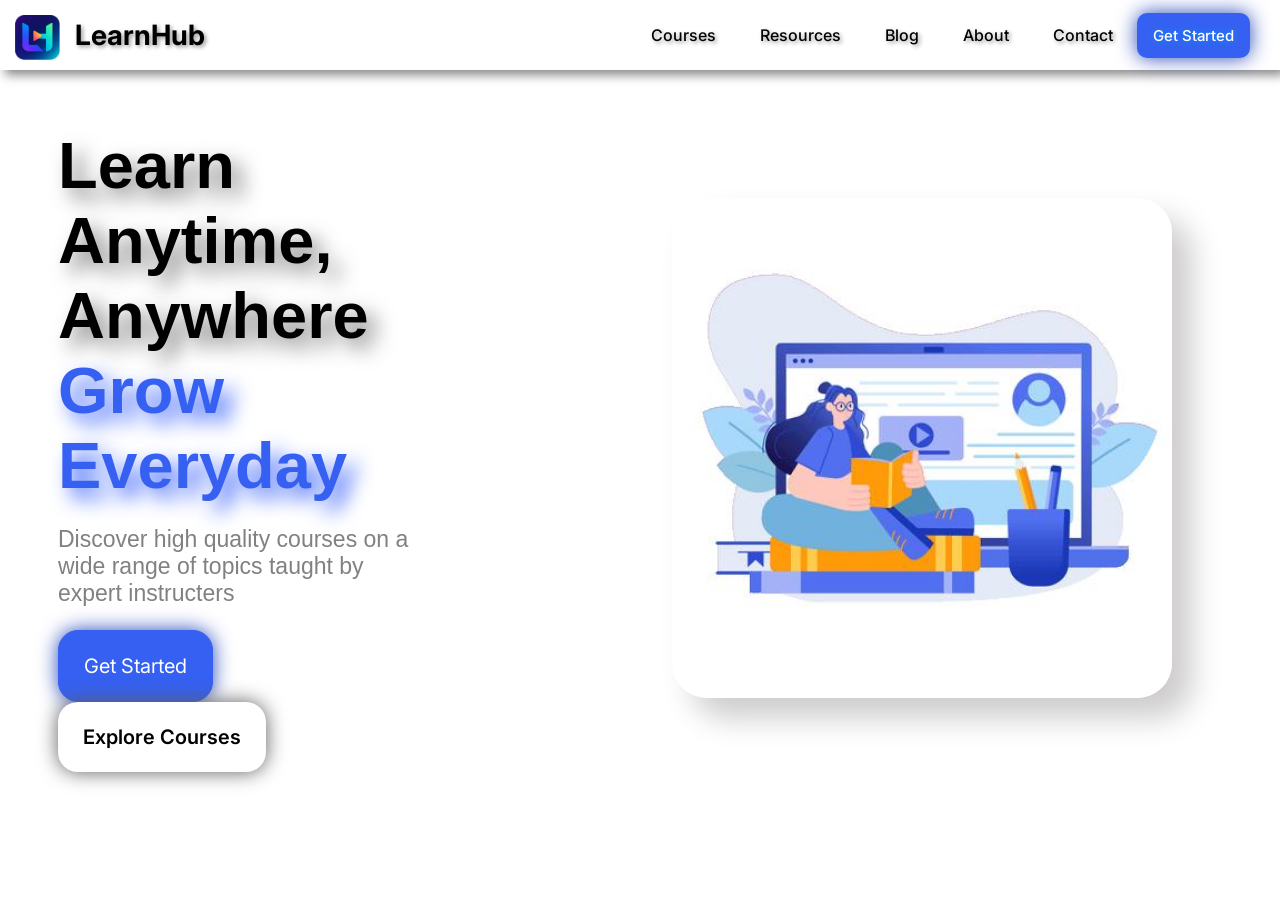
<file: mainpage/index.html>
<!DOCTYPE html>
<html lang="en">
<head>
    <meta charset="UTF-8">
    <meta name="viewport" content="width=device-width, initial-scale=1.0">
    <title>LearnHub</title>
    <link rel="stylesheet" href="style.css">
    <link rel="preconnect" href="https://fonts.googleapis.com">
    <link rel="preconnect" href="https://fonts.gstatic.com" crossorigin>
    <link href="https://fonts.googleapis.com/css2?family=Inter:ital,opsz,wght@0,14..32,100..900;1,14..32,100..900&display=swap" rel="stylesheet">
    <link rel="stylesheet" href="https://cdnjs.cloudflare.com/ajax/libs/font-awesome/6.4.0/css/all.min.css"/>
</head>
<body>
    <header>
        <div id="main_icon">
            <div id="main_icon_image">
            <img src="home_page_icon.jpg" alt="icon">
            </div>
            <div id="main_icon_heading">
            <a href="index.html">LearnHub</a>
            </div>
        </div>
        <div id="rem_header">
            <a href="../coursepage/coursepage.html">Courses</a>
            <a href="../resourcepage/resource_page.html">Resources</a>
            <a href="../blogpage/blogpage.html">Blog</a>
            <a href="../aboutpage/about_page.html">About</a>
            <a href="../contactpage/contact_page.html">Contact</a>
            <span id="get_started_btn">
                <a href="../loginpage/login_page.html" >Get Started</a>
            </span>
        </div>
    </header>
    <main>
        <div id="home_page_info">
            <span id="home_page_content">
                <p id="first_line">Learn Anytime, Anywhere</p>
                <p id="second_line">Grow Everyday</p>
                <p id="third_line">Discover high quality courses on a wide range of topics taught by expert instructers</p>
                <span id="home_page_btns">
                <button id="get_started_btn_content"> Get Started</button>
                <button id="explore_courses_btn">Explore Courses</button>
                </span>
            </span>
        </div>
        <div id="home_page_image">
            <img src="homepageimage.jpg" alt="homepageimagehere">
        </div>
    </main>
</body>
</html>
</file>
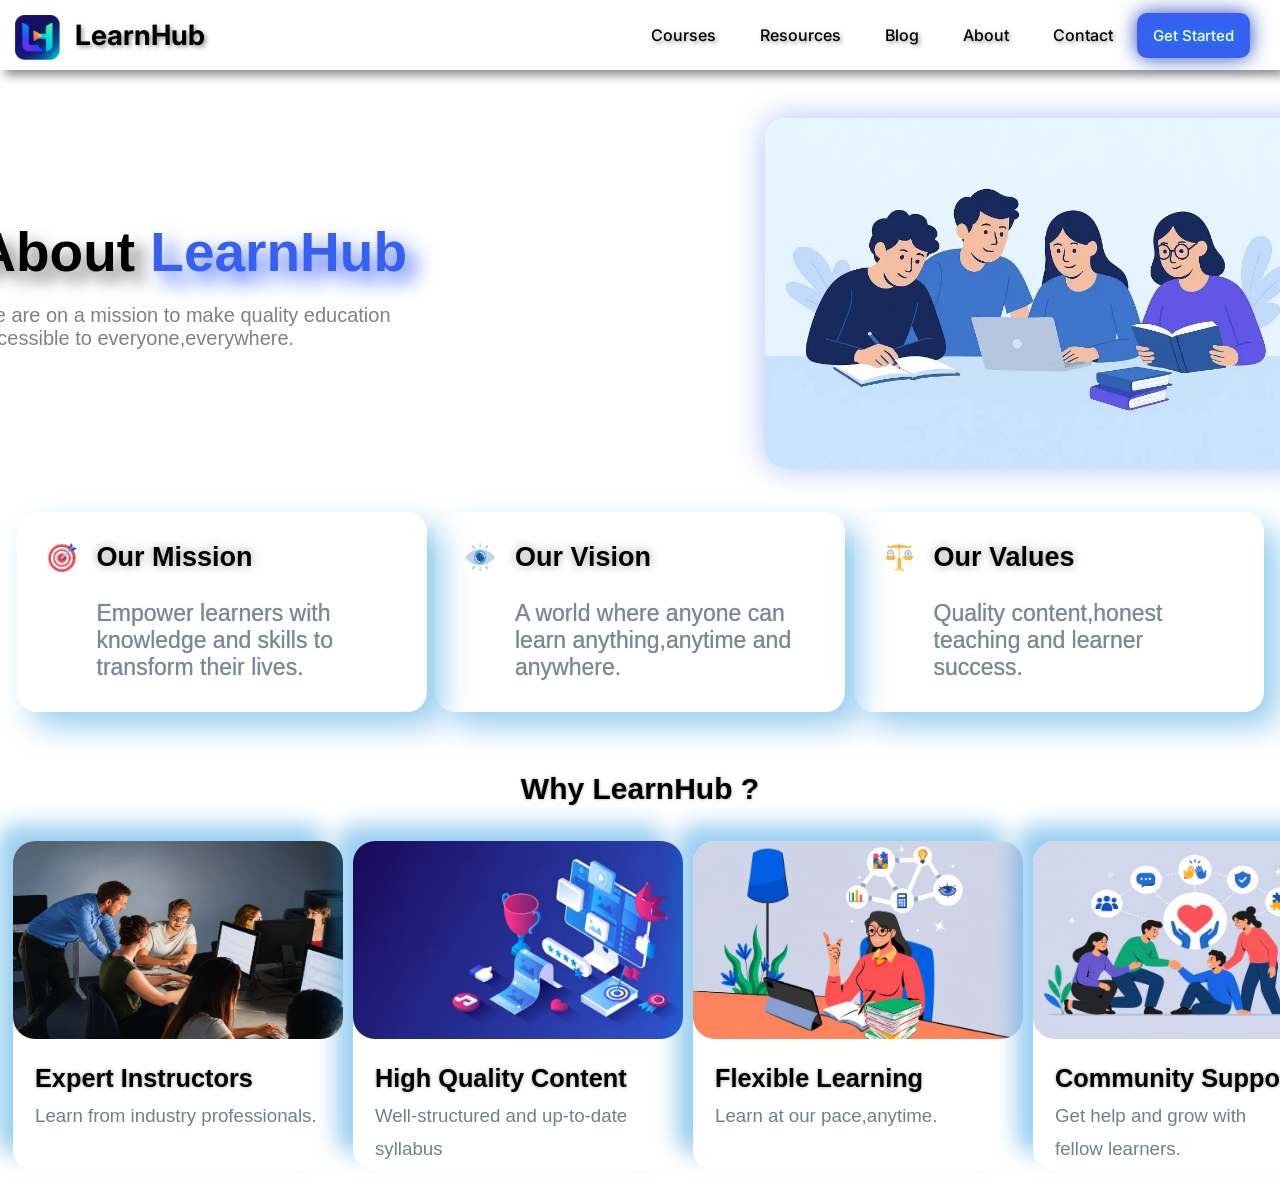
<file: aboutpage/about_page.html>
<!DOCTYPE html>
<html lang="en">
<head>
    <meta charset="UTF-8">
    <meta name="viewport" content="width=device-width, initial-scale=1.0">
    <title>LearnHub</title>
    <link rel="stylesheet" href="style5.css">
    <link rel="preconnect" href="https://fonts.googleapis.com">
    <link rel="preconnect" href="https://fonts.gstatic.com" crossorigin>
    <link href="https://fonts.googleapis.com/css2?family=Inter:ital,opsz,wght@0,14..32,100..900;1,14..32,100..900&display=swap" rel="stylesheet">
    <link rel="stylesheet" href="https://cdnjs.cloudflare.com/ajax/libs/font-awesome/6.4.0/css/all.min.css"/>
</head>
<body>
    <header>
        <div id="main_icon">
            <div id="main_icon_image">
            <img src="../mainpage/home_page_icon.jpg" alt="icon">
            </div>
            <div id="main_icon_heading">
            <a href="../mainpage/index.html">LearnHub</a>
            </div>
        </div>
        <div id="rem_header">
            <a href="../coursepage/coursepage.html">Courses</a>
            <a href="../resourcepage/resource_page.html">Resources</a>
            <a href="../blogpage/blogpage.html">Blog</a>
            <a href="../aboutpage/about_page.html">About</a>
            <a href="../contactpage/contact_page.html">Contact</a>
            <span id="get_started_btn">
                <a href="../loginpage/login_page.html" >Get Started</a>
            </span>
        </div>
    </header>
    <main>

        <div id="first_content">
            <div id="main_content">
                <span id="main_content_1">
                    <p id="first_line">About <span id="second_line"> LearnHub</span></p>
                </span>
                <div id="main_content_2">
                    <p id="third_line">We are on a mission to make quality education accessible to everyone,everywhere.</p>
                </div>
            </div>
            <div id="about_page_img">
                <img src="about_page_image.jpg" alt="about_page_image">
            </div>
        </div>


        <div id="three_cards">
            <div class="upper_cards">
                <div class="icon">
                    <img src="mission_icon.png" alt="mission_icon">
                </div>
                <div class="heading_and_lines">
                    <p class="heading">Our Mission</p>
                    <p class="lines">Empower learners with knowledge and skills to transform their lives.</p>
                </div>
            </div>
            <div class="upper_cards">
                <div class="icon">
                    <img src="vision_icon.png" alt="vision_icon">
                </div>
                <div class="heading_and_lines">
                    <p class="heading">Our Vision</p>
                    <p class="lines">A world where anyone can learn anything,anytime and anywhere.</p>
                </div>
            </div>
            <div class="upper_cards">
                <div class="icon">
                    <img src="values_icon.png" alt="values_icon">
                </div>
                <div class="heading_and_lines">
                    <p class="heading">Our Values</p>
                    <p class="lines">Quality content,honest teaching and learner success.</p>
                </div>
            </div>
        </div>
        <div id="about_page_question">
            <p>Why LearnHub ?</p>
        </div>
        <div id="four_cards">
            <div class="cards">
                <img src="Expert_instructors_image.png" alt="Expert_instructors_image">
                <p class="first_line">Expert Instructors</p>
                <p class="second_line">Learn from industry professionals. </p>
            </div>

            <div class="cards">
                <img src="high_quality_content.png" alt="high_quality_content">
                <p class="first_line">High Quality Content</p>
                <p class="second_line">Well-structured and up-to-date</p>
                <p class="second_line">syllabus</p>
            </div>

            <div class="cards">
                <img src="flexible_learning_image.png" alt="flexible_learning_image">
                <p class="first_line">Flexible Learning</p>
                <p class="second_line">Learn at our pace,anytime. </p>
            </div>

            <div class="cards">
                <img src="community_support.png" alt="community_support">
                <p class="first_line">Community Support</p>
                <p class="second_line">Get help and grow with</p>
                <p class="second_line">fellow learners.</p>
            </div>

        </div>
    </main>
</body>
</html>
</file>
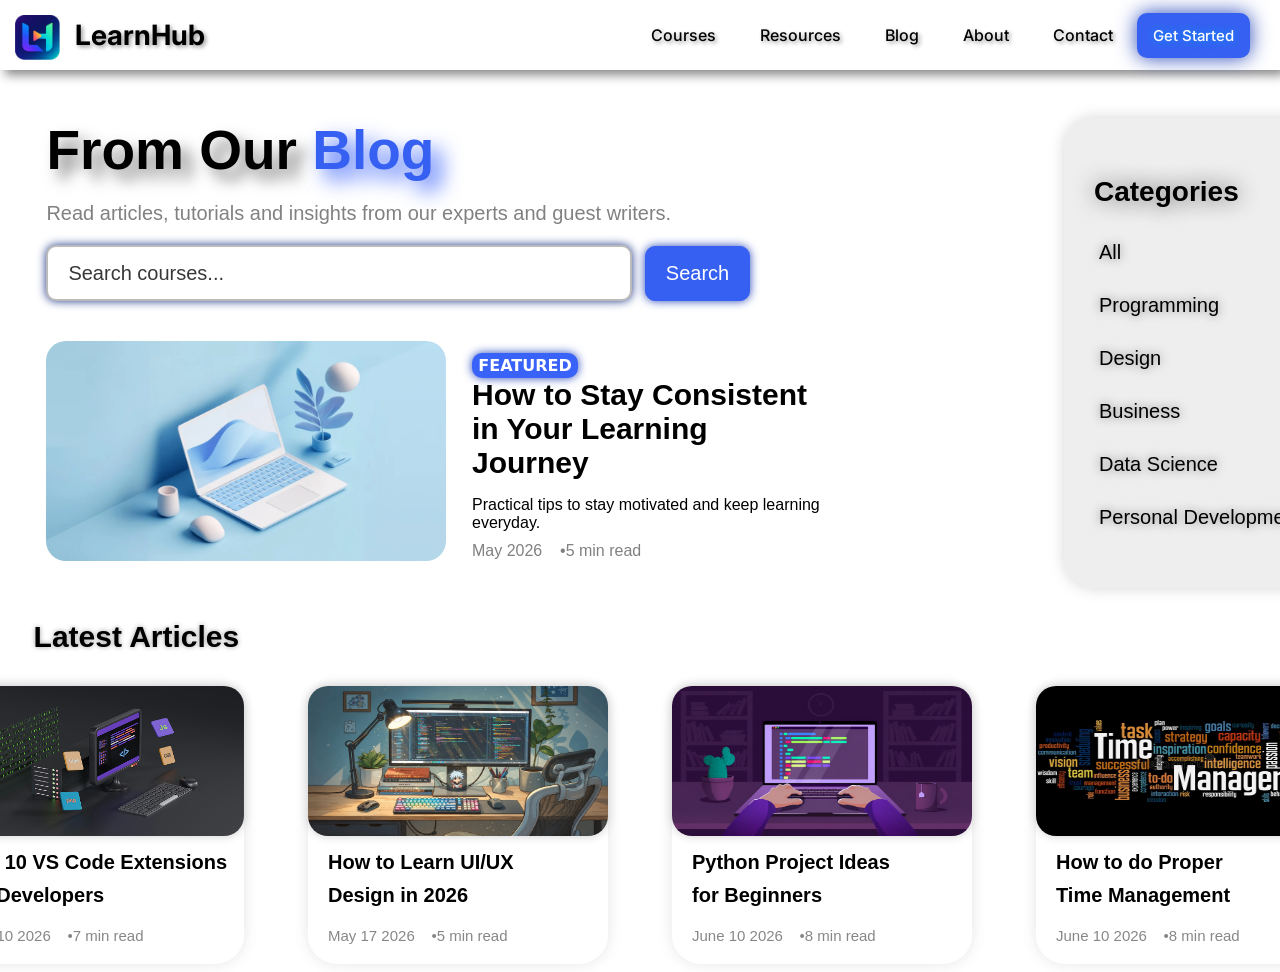
<file: blogpage/blogpage.html>
<!DOCTYPE html>
<html lang="en">
<head>
    <meta charset="UTF-8">
    <meta name="viewport" content="width=device-width, initial-scale=1.0">
    <title>LearnHub</title>
    <link rel="stylesheet" href="style4.css">
    <link rel="preconnect" href="https://fonts.googleapis.com">
    <link rel="preconnect" href="https://fonts.gstatic.com" crossorigin>
    <link href="https://fonts.googleapis.com/css2?family=Inter:ital,opsz,wght@0,14..32,100..900;1,14..32,100..900&display=swap" rel="stylesheet">
    <link rel="stylesheet" href="https://cdnjs.cloudflare.com/ajax/libs/font-awesome/6.4.0/css/all.min.css"/>
</head>
<body>
    <header>
        <div id="main_icon">
            <div id="main_icon_image">
            <img src="../mainpage/home_page_icon.jpg" alt="icon">
            </div>
            <div id="main_icon_heading">
            <a href="../mainpage/index.html">LearnHub</a>
            </div>
        </div>
        <div id="rem_header">
            <a href="../coursepage/coursepage.html">Courses</a>
            <a href="../resourcepage/resource_page.html">Resources</a>
            <a href="../blogpage/blogpage.html">Blog</a>
            <a href="../aboutpage/about_page.html">About</a>
            <a href="../contactpage/contact_page.html">Contact</a>
            <span id="get_started_btn">
                <a href="../loginpage/login_page.html" >Get Started</a>
            </span>
        </div>
    </header>
    <main>
        <div id="contents_start">
            <div id="left_contents">
                <div id="first_content">
                    <div id="main_content">
                        <span id="main_content_1">
                            <p id="first_line">From Our <span id="second_line">Blog</span></p>
                        </span>
                        <span id="main_content_2">
                            <p id="third_line">Read articles, tutorials and insights from our experts and guest writers.</p>
                            <input type="text" name="searched_course" placeholder="Search courses...">
                            <button>Search</button>
                        </span>
                    </div>
                </div>
                <div id="second_third_contents_div">
                    <div id="second_third_contents">
                    <div id="second_content">
                        <img src="laptop_image.jpg" alt="laptop_image">
                    </div>
                    <div id="third_content">
                        <p id="featured">FEATURED</p>
                        <p id="first_words">How to Stay Consistent in Your Learning Journey</p>
                        <P id="second_words">Practical tips to stay motivated and keep learning everyday.</P>
                        <p id="dates">May 2026 &nbsp;&nbsp; &bull;5 min read</p>
                    </div>
                </div>
                </div>
                
            </div>
            <div id="right_contents">
                <p id="heading">Categories</p>
                <p class="all_categories">All</p>
                <p class="all_categories">Programming</p>
                <p class="all_categories">Design</p>
                <p class="all_categories">Business</p>
                <p class="all_categories">Data Science</p>
                <p class="all_categories" id="personal_dev">Personal Development</p>
            </div>
        </div>
        <div id="four_cards_heading">
            <p>Latest Articles</p>
        </div>
        <div id="four_cards">
            <div id="code_ex">
                <img src="vs_code_extensions_image.jpg" alt="vs_code_extensions_image">
                <p>Top 10 VS Code Extensions</p>
                <p>for Developers</p>
                <p id="dates">May 10 2026 &nbsp;&nbsp; &bull;7 min read</p>
            </div>
            <div id="learn_ui_ux">
                <img src="learn_ui_ux_image.png" alt="learn_ui_ux_image">
                <p>How to Learn UI/UX</p>
                <p>Design in 2026</p>
                <p id="dates">May 17 2026 &nbsp;&nbsp; &bull;5 min read</p>
            </div>
            <div id="python_project_ideas">
                <img src="Python_project_images.png" alt="Python_project_images">
                <p>Python Project Ideas</p>
                <p>for Beginners</p>
                <p id="dates">June 10 2026 &nbsp;&nbsp; &bull;8 min read</p>
            </div>
            <div id="time_management">
                <img src="time_manage_image.png" alt="time_manage_image">
                <p>How to do Proper</p>
                <p>Time Management</p>
                <p id="dates">June 10 2026 &nbsp;&nbsp; &bull;8 min read</p>
            </div>
        </div>
    </main>
</body>
</html>
</file>
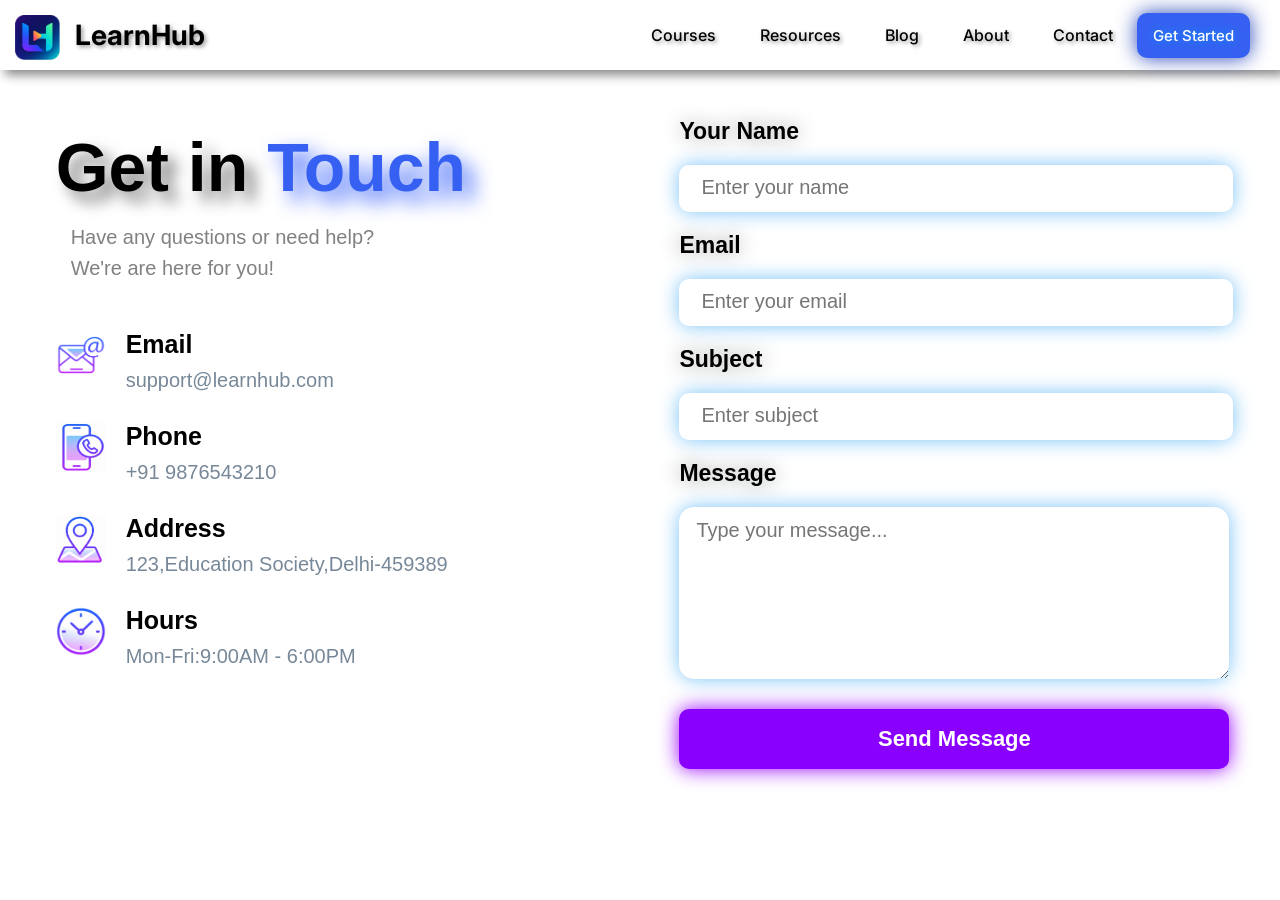
<file: contactpage/contact_page.html>
<!DOCTYPE html>
<html lang="en">
<head>
    <meta charset="UTF-8">
    <meta name="viewport" content="width=device-width, initial-scale=1.0">
    <title>LearnHub</title>
    <link rel="stylesheet" href="style6.css">
    <link rel="preconnect" href="https://fonts.googleapis.com">
    <link rel="preconnect" href="https://fonts.gstatic.com" crossorigin>
    <link href="https://fonts.googleapis.com/css2?family=Inter:ital,opsz,wght@0,14..32,100..900;1,14..32,100..900&display=swap" rel="stylesheet">
    <link rel="stylesheet" href="https://cdnjs.cloudflare.com/ajax/libs/font-awesome/6.4.0/css/all.min.css"/>
</head>
<body>
    <header>
        <div id="main_icon">
            <div id="main_icon">
            <div id="main_icon_image">
                <img src="../mainpage/home_page_icon.jpg" alt="icon">
            </div>
            <div id="main_icon_heading">
                <a href="../mainpage/index.html">LearnHub</a>
            </div>
        </div>
        </div>
        <div id="rem_header">
            <a href="../coursepage/coursepage.html">Courses</a>
            <a href="../resourcepage/resource_page.html">Resources</a>
            <a href="../blogpage/blogpage.html">Blog</a>
            <a href="../aboutpage/about_page.html">About</a>
            <a href="../contactpage/contact_page.html">Contact</a>
            <span id="get_started_btn">
                <a href="../loginpage/login_page.html" >Get Started</a>
            </span>
        </div>
    </header>
    <main>
        <div id="contact_home_page_contents">

            <div id="left_contents">

                <div id="left_contents_first_division">
                    <div id="first_content">
                        <div id="main_content">
                            <span id="main_content_1">
                                <p id="first_line">Get in<span id="second_line"> Touch</span></p>
                            </span>
                        </div>
                        <div id="main_content_2">
                            <p id="third_line">Have any questions or need help?</p>
                            <p id="fourth_line">We're are here for you!</p>
                        </div>
                    </div>
                </div>

                <div id="left_contents_second_division">

                    <div class="division">
                        <div class="icon">
                            <img src="email_icon_image.png" alt="email_icon_image">
                        </div>
                        <div class="words">
                            <div class="heading_word">Email</div>
                            <div>support@learnhub.com</div>
                        </div>
                    </div>

                    <div class="division">
                        <div class="icon">
                            <img src="phone_icon_image.png" alt="phone_icon_image">
                        </div>
                        <div class="words">
                            <div class="heading_word">Phone</div>
                            <div>+91 9876543210</div>
                        </div>
                    </div>

                    <div class="division">
                        <div class="icon">
                            <img src="address_icon_image.png" alt="address_icon_image">
                        </div>
                        <div class="words">
                            <div class="heading_word">Address</div>
                            <div>123,Education Society,Delhi-459389</div>
                        </div>
                    </div>

                    <div class="division">
                        <div class="icon">
                            <img src="clock_icon_image.png" alt="clock_icon_image">
                        </div>
                        <div class="words">
                            <div class="heading_word">Hours</div>
                            <div>Mon-Fri:9:00AM - 6:00PM</div>
                        </div>
                    </div>
                </div>
            </div>

            <div id="right_contents">
                <form name="contact_form" action="#" id="contact_form" >
                    <label for="your_name">Your Name</label>
                    <input type="text" name="t1" id="your_name"placeholder="Enter your name">
                    <label for="email">Email</label>
                    <input type="text" name="t1" id="email"placeholder="Enter your email">
                    <label for="subject">Subject</label>
                    <input type="text" name="t1" id="subject"placeholder="Enter subject">
                    <label for="message">Message</label>
                    <textarea name="message" placeholder="Type your message..." id="message" rows="7" columns="10"></textarea>
                    <button href="#">Send Message</button>
                </form>
            </div>
        </div>
        
    </main>
</body>
</html>
</file>
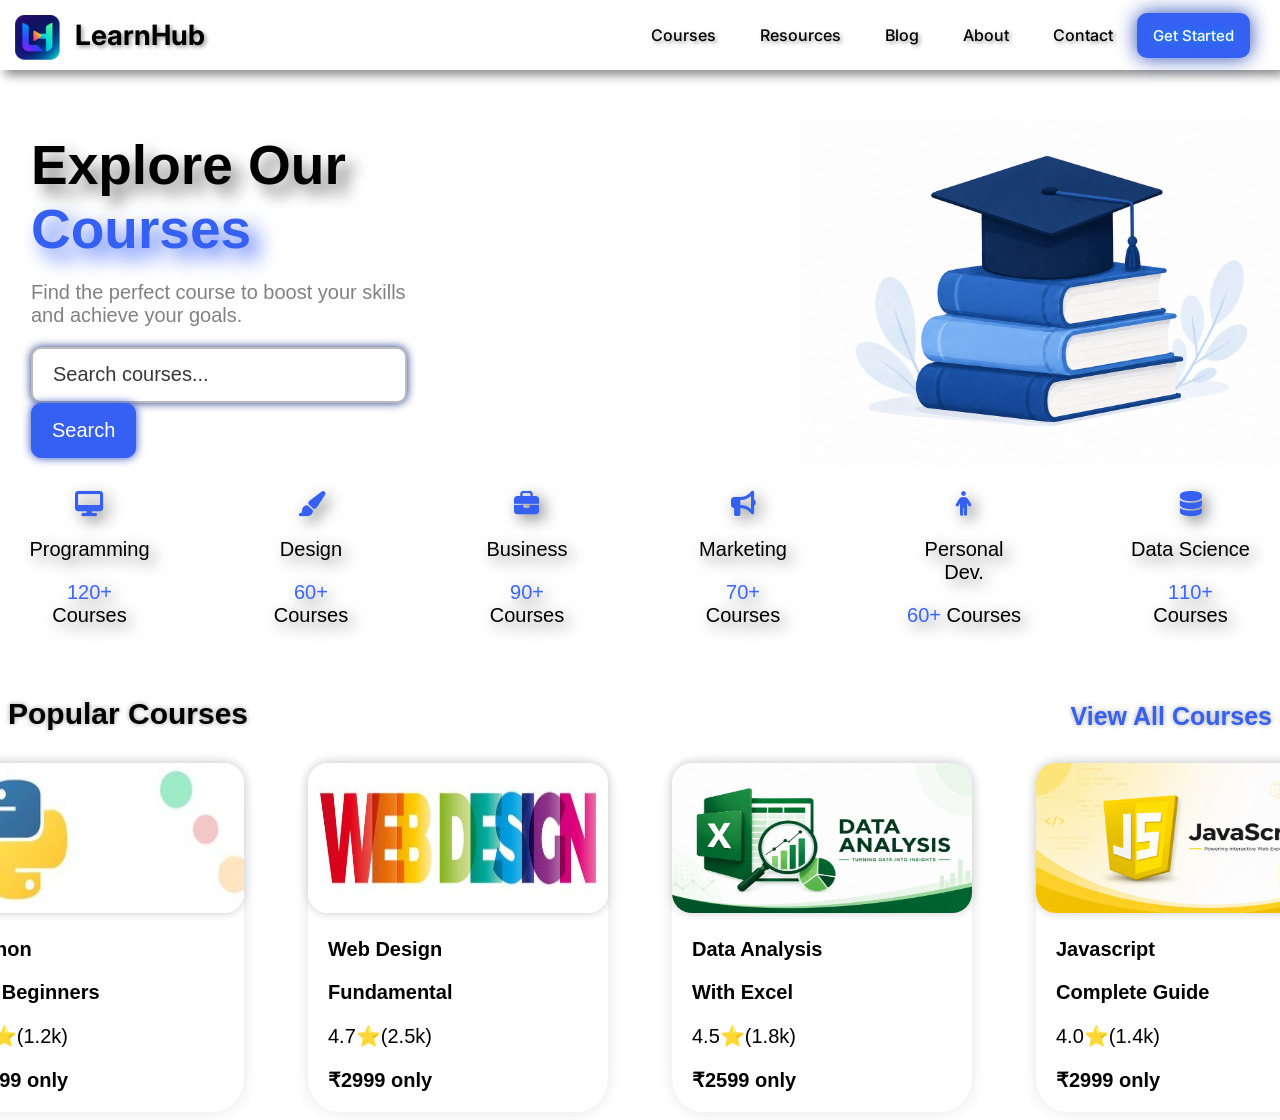
<file: coursepage/coursepage.html>
<!DOCTYPE html>
<html lang="en">
<head>
    <meta charset="UTF-8">
    <meta name="viewport" content="width=device-width, initial-scale=1.0">
    <title>LearnHub</title>
    <link rel="stylesheet" href="style2.css">
    <link rel="preconnect" href="https://fonts.googleapis.com">
    <link rel="preconnect" href="https://fonts.gstatic.com" crossorigin>
    <link href="https://fonts.googleapis.com/css2?family=Inter:ital,opsz,wght@0,14..32,100..900;1,14..32,100..900&display=swap" rel="stylesheet">
    <link rel="stylesheet" href="https://cdnjs.cloudflare.com/ajax/libs/font-awesome/6.4.0/css/all.min.css"/>
</head>
<body>
    <header>
        <div id="main_icon">
            <div id="main_icon_image">
                <img src="../mainpage/home_page_icon.jpg" alt="icon">
            </div>
            <div id="main_icon_heading">
                <a href="../mainpage/index.html">LearnHub</a>
            </div>
        </div>
        <div id="rem_header">
            <a href="../coursepage/coursepage.html">Courses</a>
            <a href="../resourcepage/resource_page.html">Resources</a>
            <a href="../blogpage/blogpage.html">Blog</a>
            <a href="../aboutpage/about_page.html">About</a>
            <a href="../contactpage/contact_page.html">Contact</a>
            <span id="get_started_btn">
                <a href="../loginpage/login_page.html" >Get Started</a>
            </span>
        </div>
    </header>
    <main>
        <div id="first_content">
            <div id="main_content">
                <span id="main_content_1">
                    <p id="first_line">Explore Our</p>
                    <p id="second_line">Courses</p>
                </span>
                <span id="main_content_2">
                    <p id="third_line">Find the perfect course to boost your skills and achieve your goals.</p>
                    <input type="text" name="searched_course" placeholder="Search courses...">
                    <button>Search</button>
                </span>
            </div>
            <div id="image_books">
                <img src="booksimage.png" alt="books_image">
            </div>
        </div>

        <div id="six_cards">
            <div id="programming_icon">
                <i class="fa-solid fa-desktop"></i>
                <p>Programming</p>
                <p><span>120+</span> Courses</p>
            </div>
            <div id="design_icon">
                <i class="fa-solid fa-paintbrush"></i>
                <p>Design</p>
                <p><span>60+</span> Courses</p>
            </div>
            <div id="business_icon">
                <i class="fa-solid fa-briefcase"></i>
                <p>Business</p>
                <p><span>90+</span> Courses</p>
            </div>
            <div id="marketing_icon">
                <i class="fa-duotone fa-solid fa-bullhorn"></i>
                <p>Marketing</p>
                <p><span>70+</span> Courses</p>
            </div>
            <div id="personal_dev_icon">
                <i class="fa-sharp fa-solid fa-person"></i>
                <p>Personal Dev.</p>
                <p><span>60+</span> Courses</p>
            </div>
            <div id="data_science_icon">
                <i class="fa-solid fa-database"></i>
                <p>Data Science</p>
                <p><span>110+</span> Courses</p>
            </div>
        </div>
        <div id="courses_heading">
            <div id="popular_courses">
                <p>Popular Courses</p>
            </div>
            <div id="view_all_courses">
                <p>View All Courses</p>
            </div>
        </div>
        <div id="four_cards">
            <div id="python">
                <img src="python_image.jpg" alt="python_image">
                <p>Python</p>
                <p>For Beginners</p>
                <p id="ratings">4.0&#11088;(1.2k)</p>
                <p><span>&#8377;</span>1999 only</p>
            </div>
            <div id="Web_Design">
                <img src="web_design_image.jpg" alt="web_design_image">
                <p>Web Design</p>
                <p>Fundamental</p>
                <p id="ratings">4.7&#11088;(2.5k)</p>
                <p><span>&#8377;</span>2999 only</p>
            </div>
            <div id="data_analysis">
                <img src="dat_analysis_image.png" alt="data_analysis_image">
                <p>Data Analysis</p>
                <p>With Excel</p>
                <p id="ratings">4.5&#11088;(1.8k)</p>
                <p><span>&#8377;</span>2599 only</p>
            </div>
            <div id="javscript">
                <img src="javascript_image.png" alt="javascript_image">
                <p>Javascript</p>
                <p>Complete Guide</p>
                <p id="ratings">4.0&#11088;(1.4k)</p>
                <p><span>&#8377;</span>2999 only</p>
            </div>
        </div>
    </main>
</body>
</html>
</file>
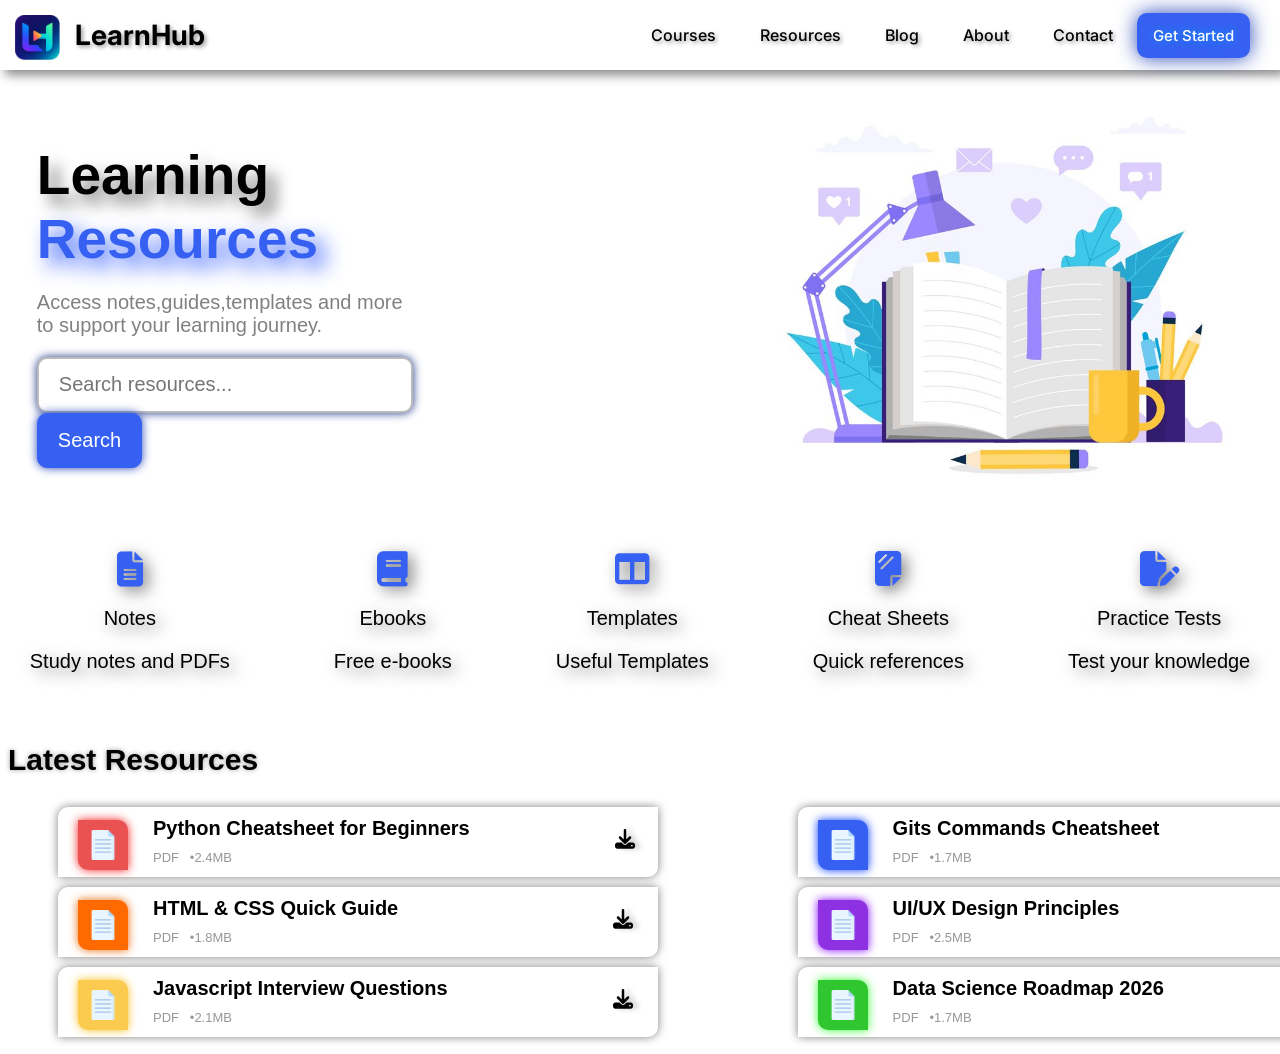
<file: resourcepage/resource_page.html>
<!DOCTYPE html>
<html lang="en">
<head>
    <meta charset="UTF-8">
    <meta name="viewport" content="width=device-width, initial-scale=1.0">
    <title>LearnHub</title>
    <link rel="stylesheet" href="style3.css">
    <link rel="preconnect" href="https://fonts.googleapis.com">
    <link rel="preconnect" href="https://fonts.gstatic.com" crossorigin>
    <link href="https://fonts.googleapis.com/css2?family=Inter:ital,opsz,wght@0,14..32,100..900;1,14..32,100..900&display=swap" rel="stylesheet">
    <link rel="stylesheet" href="https://cdnjs.cloudflare.com/ajax/libs/font-awesome/6.4.0/css/all.min.css"/>
</head>
<body>
    <header>
        <div id="main_icon">
            <div id="main_icon">
            <div id="main_icon_image">
                <img src="../mainpage/home_page_icon.jpg" alt="icon">
            </div>
            <div id="main_icon_heading">
                <a href="../mainpage/index.html">LearnHub</a>
            </div>
        </div>
        </div>
        <div id="rem_header">
            <a href="../coursepage/coursepage.html">Courses</a>
            <a href="../resourcepage/resource_page.html">Resources</a>
            <a href="../blogpage/blogpage.html">Blog</a>
            <a href="../aboutpage/about_page.html">About</a>
            <a href="../contactpage/contact_page.html">Contact</a>
            <span id="get_started_btn">
                <a href="../loginpage/login_page.html" >Get Started</a>
            </span>
        </div>
    </header>
    <main>
        <div id="first_content">
            <div id="main_content">
                <span id="main_content_1">
                    <p id="first_line">Learning</p>
                    <p id="second_line">Resources</p>
                </span>
                <span id="main_content_2">
                    <p id="third_line">Access notes,guides,templates and more to support your learning journey.</p>
                    <input type="text" name="searched_resource" placeholder="Search resources...">
                    <button>Search</button>
                </span>
            </div>
            <div id="image_books">
                <img src="book_image.jpg" alt="book_image">
            </div>
        </div>

        <div id="six_cards">
            <div id="notes_icon">
                <i class="fa-solid fa-file-lines"></i>
                <p>Notes</p>
                <p>Study notes and PDFs</p>
            </div>
            <div id="ebooks_icon">
                <i class="fa-solid fa-book"></i>
                <p>Ebooks</p>
                <p>Free e-books</p>
            </div>
            <div id="template_icon">
                <i class="fa-solid fa-table-columns"></i>
                <p>Templates</p>
                <p>Useful Templates</p>
            </div>
            <div id="cheat_sheet_icon">
                <i class="fa-solid fa-sheet-plastic"></i>
                <p>Cheat Sheets</p>
                <p>Quick references</p>
            </div>
            <div id="practice_tests">
                <i class="fa-solid fa-file-pen"></i>
                <p>Practice Tests</p>
                <p>Test your knowledge</p>
            </div>
        </div>
        <div id="latest_resources">
            <p>Latest Resources</p>
        </div>
    <div id="boxes">
        <div id="first_columns">
            <div id="main_info_python">
                <div id="python">
                    <div id="file_image">
                        <img src="file.png" alt="file_image">
                    </div>
                    <div id="python_info">
                        <p id="python_beginners">Python Cheatsheet for Beginners</p>
                        <p id="python_size">PDF &nbsp;&nbsp;&bull;2.4MB</p>
                    </div>
                    <div id="download_icon">
                        <i class="fa-solid fa-download"></i>
                    </div>
                </div>
            </div>
            <div id="main_info_html">
                <div id="html">
                    <div id="file_image">
                        <img src="file.png" alt="file_image">
                    </div>
                    <div id="html_info">
                        <p id="html_guide">HTML & CSS Quick Guide</p>
                        <p id="html_size">PDF &nbsp;&nbsp;&bull;1.8MB</p>
                    </div>
                    <div id="download_icon">
                        <i class="fa-solid fa-download"></i>
                    </div>
                </div>
            </div>
            <div id="main_info_js">
                <div id="js">
                    <div id="file_image">
                        <img src="file.png" alt="file_image">
                    </div>
                    <div id="js_info">
                        <p id="js_questions">Javascript Interview Questions</p>
                        <p id="js_size">PDF &nbsp;&nbsp;&bull;2.1MB</p>
                    </div>
                    <div id="download_icon">
                        <i class="fa-solid fa-download"></i>
                    </div>
                </div>
            </div>
        </div>
        <div id="second_columns" >
            <div id="main_info_git">
                    <div id="git">
                        <div id="file_image">
                            <img src="file.png" alt="file_image">
                        </div>
                        <div id="git_info">
                            <p id="git_sheet">Gits Commands Cheatsheet</p>
                            <p id="git_size">PDF &nbsp;&nbsp;&bull;1.7MB</p>
                        </div>
                        <div id="download_icon">
                            <i class="fa-solid fa-download"></i>
                    </div>
            </div>
            <div id="main_info_ui">
                    <div id="ui">
                        <div id="file_image">
                            <img src="file.png" alt="file_image">
                        </div>
                        <div id="ui_info">
                            <p id="ui_sheet">UI/UX Design Principles</p>
                            <p id="ui_size">PDF &nbsp;&nbsp;&bull;2.5MB</p>
                        </div>
                        <div id="download_icon">
                            <i class="fa-solid fa-download"></i>
                    </div>
            </div>
            <div id="main_info_ds_roadmap">
                    <div id="ds_roadmap">
                        <div id="file_image">
                            <img src="file.png" alt="file_image">
                        </div>
                        <div id="ds_roadmap_info">
                            <p id="ds_roadmap_sheet">Data Science Roadmap 2026</p>
                            <p id="ds_roadmap_size">PDF &nbsp;&nbsp;&bull;1.7MB</p>
                        </div>
                        <div id="download_icon">
                            <i class="fa-solid fa-download"></i>
                    </div>
            </div>
        </div>  
    </div>
    </main>
</body>
</html>
</file>
<file: mainpage/style.css>
header{
    font-family: "Inter", sans-serif;
    display:flex;
    flex-direction:row;
    justify-content: space-between;
    position:fixed;
    width:100%;
    height:70px;
    margin-top:0;
    box-shadow:5px 5px 10px rgb(137, 136, 136);
    top:0;
    left:0;
    right:0;
    backdrop-filter: blur(20px);
}

#grad_cap_icon{
    align-content:center;
    padding-left:15px;
    padding-right:15px;
    color:#3660f1;
    transform:scale(1.5);
}
#main_icon{
    display:flex;
    flex-direction:row;
    justify-content:space-evenly;
}
#main_icon_image img{
    height:45px;
    width:45px;
    padding:5px;
    margin:10px;
}
#main_icon_heading{
    align-content: center;
}
#main_icon_heading a{
    text-decoration:none;
    color:black;
    text-shadow: 2px 2px 4px rgba(0, 0, 0, 0.4);
    font-weight:700;
    font-size:28px;
}

#rem_header{
    align-content:center;
    padding-right:30px;
}
#rem_header a{
    padding:0 20px 0px 20px;
    text-decoration:none;
    color:black;
    text-shadow: 2px 2px 4px rgba(0, 0, 0, 0.4);
    font-weight:500;
}
#rem_header #get_started_btn a{
    padding:13px 16px 13px 16px;
    border-radius:10px;
    color:white;
    background-color: #3660f1;
    border:0px;
    font-size:15px;
    box-shadow:0px 0px 20px #2948b9;
    display:inline-block;
    text-shadow: 0px 0px 10px rgb(0, 157, 255);
}


main{
    display:flex;
    flex-direction: row;
    justify-content: center;
    align-items:center;
    padding:120px 0px 0px 50px;
    gap:20vw;

}

main #home_page_info #home_page_content #first_line{
    font-size:65px;
    font-family: "Poppins", sans-serif;
    font-weight:bolder;
    margin:0;
    text-shadow: 10px 10px 20px rgba(0, 0, 0, 0.5);
}
main #home_page_info #home_page_content #second_line{
    font-size:65px;
    font-family: "Poppins", sans-serif;
    font-weight:bolder;
    margin:0;
    color:#3660f1;
    text-shadow: 10px 10px 20px #3962f9;
}
main #home_page_info #home_page_content #third_line{
    font-family: "Poppins", sans-serif;
    font-size:23px;
    color:rgb(129, 129, 129);
}

#home_page_info #home_page_content #home_page_btns #get_started_btn_content{
    padding:23px 25px 23px 25px;
    border-radius:20px;
    color:white;
    background-color: #3660f1;
    border:1px solid #3660f1;
    font-size:20px;
    font-family: "Inter", sans-serif;
    margin-right:30px;
    box-shadow:0px 0px 20px #2948b9;
}
#home_page_info #home_page_content #home_page_btns #explore_courses_btn{
    padding:23px 25px 23px 25px;
    border-radius:20px;
    color:black;
    background-color: white;
    border:0px;
    font-weight:600;
    font-size:20px;
    font-family: "Inter", sans-serif;
    box-shadow:0px 0px 20px #5e5e5f;
}

#home_page_image img{
    height:500px;
    width:500px;
    box-shadow:20px 20px 30px rgb(206, 204, 204);
    margin-right:100px;
    border-radius:35px;
}


/* till here main css file ends. */


#rem_header a:hover{
    font-size:20px;
    transition:1s;
    color:#3660f1;
    transition-delay: 50ms;
    text-shadow: 10px 10px 20px #3962f9;
}
#rem_header #get_started_btn a:hover{
    transform:scale(1.2);
    transition:1s;
    transition-delay: 50ms;
}

#home_page_info #home_page_content #home_page_btns #get_started_btn_content:hover{
    transform: scale(1.3);
    transition:1s;
    transition-delay: 50ms;
    box-shadow:0px 0px 20px #2948b9;
}
#home_page_info #home_page_content #home_page_btns #explore_courses_btn:hover{
    transform: scale(1.3);
    transition:1s;
    transition-delay: 50ms;
}
#home_page_image img:hover{
    transform: scale(1.1);
    transition:1s;
    box-shadow:30px 30px 40px rgb(206, 204, 204);
    transition-delay: 50ms;
}
</file>
<file: aboutpage/style5.css>
header{
    font-family: "Inter", sans-serif;
    display:flex;
    flex-direction:row;
    justify-content: space-between;
    position:fixed;
    width:100%;
    height:70px;
    margin-top:0;
    box-shadow:5px 5px 10px rgb(137, 136, 136);
    top:0;
    left:0;
    right:0;
    backdrop-filter: blur(20px);
}

#grad_cap_icon{
    align-content:center;
    padding-left:15px;
    padding-right:15px;
    color:#3660f1;
    transform:scale(1.5);
}
#main_icon{
    display:flex;
    flex-direction:row;
    justify-content:space-evenly;
}
#main_icon_image img{
    height:45px;
    width:45px;
    padding:5px;
    margin:10px;
}
#main_icon_heading{
    align-content: center;
}
#main_icon_heading a{
    text-decoration:none;
    color:black;
    text-shadow: 2px 2px 4px rgba(0, 0, 0, 0.4);
    font-weight:700;
    font-size:28px;
}

#rem_header{
    align-content:center;
    padding-right:30px;
}
#rem_header a{
    padding:0 20px 0px 20px;
    text-decoration:none;
    color:black;
    text-shadow: 2px 2px 4px rgba(0, 0, 0, 0.4);
    font-weight:500;
}
#rem_header #get_started_btn a{
    padding:13px 16px 13px 16px;
    border-radius:10px;
    color:white;
    background-color: #3660f1;
    border:0px;
    font-size:15px;
    box-shadow:0px 0px 20px #2948b9;
    display:inline-block;
    text-shadow: 0px 0px 10px rgb(0, 157, 255);
}


main{
    padding-top:30px;
}
#first_content{
    display:flex;
    flex-direction: row;
    justify-content: center;
    align-items:center;
    padding:40px 0px 0px 50px;
    gap:20vw;
    margin-top:40px;
}

#main_content{
    font-family: "Poppins", sans-serif;
}
#main_content #main_content_1{
    font-size:55px;
    font-weight:700;
    display: inline;
}
#main_content #main_content_1 #first_line{
    padding:0px;
    margin:0px;
    text-shadow: 10px 10px 15px rgba(0, 0, 0, 0.5);
    white-space: nowrap;
}
#main_content #main_content_1 #second_line{
    margin:0;
    color:#3660f1;
    text-shadow: 10px 10px 20px #3962f9;
    white-space: nowrap;
}
#main_content #main_content_2 #third_line{
    font-size:20px;
    color:rgb(129, 129, 129);
}

#about_page_img img{
    height:350px;
    width:550px;
    margin-left:8vw;
    margin-right:3vw;
    border-radius: 20px;
    box-shadow: 0 0 30px rgba(54,96,241,0.4);
}

#three_cards{
    display:flex;
    flex-direction: row;
    justify-content: space-evenly;
    font-family: "Poppins", sans-serif;
    margin-top: 40px;
}
.upper_cards{
    padding:30px;
    display:flex;
    flex-direction:row;
    height:140px;
    width:350px;
    gap:20px;
    border-radius: 20px;
    box-shadow: 15px 15px 30px rgb(0, 136, 220,0.4);
}
.icon img{
    height: 30px;
    width:30px;
}
.heading{
    font-size:27px;
    font-weight:700;
    margin-top:0;
    text-shadow: 0px 0px 10px rgb(158, 156, 150);
}
.lines{
    color:lightslategrey;
    font-size:23px;
    font-weight:500;
    text-shadow: 0px 0px 1px rgb(158, 156, 150);
}

#about_page_question{
    display:flex;
    justify-content: center;
    font-size:30px;
    font-weight:700;
    text-shadow: 0px 0px 3px rgb(158, 156, 150);
    font-family: "Poppins", sans-serif;
    margin-top:30px;
}

#four_cards{
    display: flex;
    flex-direction:row;
    justify-content: space-evenly;
    font-family: "Poppins", sans-serif;
    
}
#four_cards .cards{
    border-radius: 20px;
    box-shadow: -15px -15px 20px rgba(0, 136, 220,0.4);
    margin:20px;
    transform:scale(1.1);
}
#four_cards .cards img{
    height: 180px;
    width:300px;
    border-radius: 20px;
    padding:0px;
    display:block;
}

#four_cards .cards .first_line{
    font-weight:700;
    font-size:23px;
    padding:0px 10px 0px 20px;
    margin-bottom:10px;
    text-shadow: 0px 0px 3px rgb(158, 156, 150);
    
}
#four_cards .cards .second_line{
    font-size:17px;
    color:slategrey;
    padding:0px 10px 10px 20px;
    margin:0px;
}

/* till here main css file ends. */


#rem_header a:hover{
    font-size:20px;
    transition:1s;
    color:#3660f1;
    transition-delay: 50ms;
    text-shadow: 10px 10px 20px #3962f9;
}
#rem_header #get_started_btn a:hover{
    transform:scale(1.2);
    transition:1s;
    transition-delay: 50ms;
}

#three_cards .upper_cards:hover{
    transform:scale(1.1);
    transition:1s;
    transition-delay: 50ms;
    box-shadow: 20px 20px 40px rgb(0, 136, 220,0.4);
}
#four_cards .cards:hover{
    transform:scale(1.2);
    transition:1s;
    transition-delay: 50ms;
    box-shadow: -20px -20px 40px rgb(0, 136, 220,0.4);
}
</file>
<file: blogpage/style4.css>
header{
    font-family: "Inter", sans-serif;
    display:flex;
    flex-direction:row;
    justify-content: space-between;
    position:fixed;
    width:100%;
    height:70px;
    margin-top:0;
    box-shadow:5px 5px 10px rgb(137, 136, 136);
    top:0;
    left:0;
    right:0;
    backdrop-filter: blur(20px);
}

#grad_cap_icon{
    align-content:center;
    padding-left:15px;
    padding-right:15px;
    color:#3660f1;
    transform:scale(1.5);
}
#main_icon{
    display:flex;
    flex-direction:row;
    justify-content:space-evenly;
}
#main_icon_image img{
    height:45px;
    width:45px;
    padding:5px;
    margin:10px;
}
#main_icon_heading{
    align-content: center;
}
#main_icon_heading a{
    text-decoration:none;
    color:black;
    text-shadow: 2px 2px 4px rgba(0, 0, 0, 0.4);
    font-weight:700;
    font-size:28px;
}

#rem_header{
    align-content:center;
    padding-right:30px;
}
#rem_header a{
    padding:0 20px 0px 20px;
    text-decoration:none;
    color:black;
    text-shadow: 2px 2px 4px rgba(0, 0, 0, 0.4);
    font-weight:500;
}
#rem_header #get_started_btn a{
    padding:13px 16px 13px 16px;
    border-radius:10px;
    color:white;
    background-color: #3660f1;
    border:0px;
    font-size:15px;
    box-shadow:0px 0px 20px #2948b9;
    display:inline-block;
    text-shadow: 0px 0px 10px rgb(0, 157, 255);
}


main{
    padding-top:70px;
}
#contents_start{
    display:flex;
    flex-direction:row;
    justify-content: space-evenly;
    gap:15vw;
}
#left_contents{
    display: flex;
    flex-direction: column;
    gap: 30px;
    margin-left: 3vw;
}
#first_content{
    padding-top:40px;
}

#main_content{
    font-family: "Poppins", sans-serif;
}
#main_content #main_content_1{
    font-size:55px;
    font-weight:700;
}
#main_content #main_content_1 #first_line{
    margin:0;
    text-shadow: 10px 10px 15px rgba(0, 0, 0, 0.5);
}
#main_content #main_content_1 #second_line{
    margin:0;
    color:#3660f1;
    text-shadow: 10px 10px 20px #3962f9;
}
#main_content #main_content_2 #third_line{
    font-size:20px;
    color:rgb(129, 129, 129);
}
#main_content #main_content_2 input{
    border: 2px solid rgb(187, 187, 187);
    height: 50px;
    padding-left:20px;
    width:560px;
    border-radius:10px;
    font-size:20px;
    box-shadow:0px 0px 10px #1e3588;
    margin-right:8px;
}
#main_content #main_content_2 input[placeholder="Search courses..."]::placeholder{
    color:rgb(56, 56, 56);
    opacity:1;
    font-weight:500;
}
#main_content #main_content_2 button{
    padding:15px 20px 15px 20px;
    border-radius:10px;
    color:white;
    background-color: #3660f1;
    border:1px solid #3660f1;
    font-size:20px;
    box-shadow:0px 0px 10px #2948b9;

}


#second_third_contents{
    display:flex;
    flex-direction: row;
    justify-content: center;
    align-items:center;
    padding:0px;
    font-family: "Poppins", sans-serif;
    gap:2vw;
}

#second_third_contents #second_content img{
    height:220px;
    width:400px;
    border-radius:20px;
    margin-top:10px;
}
#second_third_contents #third_content #featured{
    background-color:#3962f9;
    width:100px;
    padding:3px;
    font-weight:bold;
    border-radius:10px;
    color:white;
    text-align:center;
    font-family: "Rubik Spray Paint", system-ui;
    margin-bottom: 0px;
    box-shadow: 0px 0px 10px #2948b9;
}
#second_third_contents #third_content #first_words{
    font-size:30px;
    font-weight:700;
    font-family: "Poppins", sans-serif;
    margin-top:0px;
    margin-bottom:15px;
    width:350px;
}
#second_third_contents #third_content #second_words{
    margin-bottom:10px;
}
#second_third_contents #third_content #dates{
    color:gray;
    margin: 0px;
}

#right_contents{
    background-color: rgba(179, 179, 179, 0.225);
    border-radius:30px;
    margin:40px 30px 0px 50px;
    padding:30px 140px 0px 30px;
    font-family: "Poppins", sans-serif;
    white-space: nowrap;
    height:440px;
    width:350px;
    box-shadow:0px 0px 15px rgba(0, 0, 0,0.168);
}
#right_contents #heading{
    font-size:28px;
    font-weight:bolder;
    text-shadow: 0px 0px 20px rgb(75, 74, 74,0.85);
}
#right_contents .all_categories{
    padding:5px;
    padding-right:0px;
    font-size:20px;
    margin-right:0px;
    text-shadow: 0px 0px 10px rgb(126, 126, 126);
}


#four_cards_heading p{
    font-family: "Poppins", sans-serif;
    font-size:30px;
    font-weight:bold;
    text-shadow: 0px 0px 5px rgb(158, 158, 158);
    padding:2px 0px 0px 2vw;
    margin-right:70px;
    gap:5vw;
}
#four_cards{
    display:flex;
    flex-direction:row;
    justify-content: center;
    font-family: "Poppins", sans-serif;
    padding:2px 0px 0px 70px;
    margin-right:70px;
    gap:5vw;
    font-size:20px;
}

#four_cards img{
    height:150px;
    width:300px;
    box-shadow:0px 0px 10px rgb(206, 204, 204);
    border-radius: 20px;
}
#four_cards div{
    box-shadow:0px 0px 15px rgba(0, 0, 0,0.1);
    border-radius:10%;
}
#four_cards p{
    padding-left: 20px;
    font-weight:700;
    margin-bottom:0px;
    margin-top:10px;
}
#four_cards #dates{
    font-weight:500;
    color:rgb(135, 135, 135);
    font-size:15px;
    margin:20px 0px 20px 0px;
}


/* till here main css file ends. */


#rem_header a:hover{
    font-size:20px;
    transition:1s;
    color:#3660f1;
    transition-delay: 50ms;
    text-shadow: 10px 10px 20px #3962f9;
}
#rem_header #get_started_btn a:hover{
    transform:scale(1.2);
    transition:1s;
    transition-delay: 50ms;
}

#main_content #main_content_2 input:hover{
    box-shadow:0px 0px 20px #1e3588;
}
#main_content #main_content_2 button:hover{
    box-shadow:0px 0px 20px #2948b9;
}

#second_third_contents:hover{
    transform:scale(1.08);
    transition: 1s;
    transition-delay:50ms;
    box-shadow:0px 0px 40px rgba(174, 0, 255,0.3);
    border-radius:20px;
    padding:10px 20px 20px 30px;
}
#right_contents .all_categories:hover{
    transform:scale(1.1);
    transition: 2s;
    transition-delay:50ms;
    text-shadow: 0px 0px 20px rgba(61, 60, 60, 0.85);
    padding-left:20px;
    cursor:pointer;
}
#four_cards div:hover{
    transform:scale(1.1);
    transition: 1s;
    transition-delay:50ms;
    box-shadow:0px 0px 40px rgb(174, 0, 255);
}
</file>
<file: contactpage/style6.css>
header{
    font-family: "Inter", sans-serif;
    display:flex;
    flex-direction:row;
    justify-content: space-between;
    position:fixed;
    width:100%;
    height:70px;
    margin-top:0;
    box-shadow:5px 5px 10px rgb(137, 136, 136);
    top:0;
    left:0;
    right:0;
    backdrop-filter: blur(20px);
}

#grad_cap_icon{
    align-content:center;
    padding-left:15px;
    padding-right:15px;
    color:#3660f1;
    transform:scale(1.5);
}
#main_icon{
    display:flex;
    flex-direction:row;
    justify-content:space-evenly;
}
#main_icon_image img{
    height:45px;
    width:45px;
    padding:5px;
    margin:10px;
}
#main_icon_heading{
    align-content: center;
}
#main_icon_heading a{
    text-decoration:none;
    color:black;
    text-shadow: 2px 2px 4px rgba(0, 0, 0, 0.4);
    font-weight:700;
    font-size:28px;
}

#rem_header{
    align-content:center;
    padding-right:30px;
}
#rem_header a{
    padding:0 20px 0px 20px;
    text-decoration:none;
    color:black;
    text-shadow: 2px 2px 4px rgba(0, 0, 0, 0.4);
    font-weight:500;
}
#rem_header #get_started_btn a{
    padding:13px 16px 13px 16px;
    border-radius:10px;
    color:white;
    background-color: #3660f1;
    border:0px;
    font-size:15px;
    box-shadow:0px 0px 20px #2948b9;
    display:inline-block;
    text-shadow: 0px 0px 10px rgb(0, 157, 255);
}

main{
    padding-top:30px;
}

#contact_home_page_contents{
    display:flex;
    flex-direction:row;
    justify-content:space-around;
    font-family: "Poppins", sans-serif;
    gap:10vw;
}

#contact_home_page_contents #left_contents{
    display:flex;
    flex-direction:column;
}

#first_content{
    display:flex;
    flex-direction: column;
    justify-content: space-evenly;
    padding:50px 0px 10px 5px;
    margin-top:40px;
}

#main_content{
    font-family: "Poppins", sans-serif;
}
#main_content #main_content_1{
    font-size:68px;
    font-weight:700;
    display: inline;
}
#main_content #main_content_1 #first_line{
    padding:0px;
    margin:0px;
    text-shadow: 10px 10px 15px rgba(0, 0, 0, 0.5);
    white-space: nowrap;
}
#main_content #main_content_1 #second_line{
    margin:0;
    color:#3660f1;
    text-shadow: 10px 10px 20px #3962f9;
    white-space: nowrap;
}
#main_content_2 #third_line{
    font-size:20px;
    color:rgb(129, 129, 129);
    margin-bottom:8px;
    margin-left:15px;
}
#main_content_2 #fourth_line{
    font-size:20px;
    color:rgb(129, 129, 129);
    margin-top:0px;
    margin-left:15px;
}

#contact_home_page_contents #left_contents #left_contents_second_division{
    margin-top:10px;
    margin-left:5px;
}
#contact_home_page_contents #left_contents #left_contents_second_division .division{
    display:flex;
    flex-direction:row;
    gap:20px;
    padding:0px;
}

#contact_home_page_contents #left_contents #left_contents_second_division .division .icon img{
    height:50px;
    width:50px;
    padding-top:10px;
}
#contact_home_page_contents #left_contents #left_contents_second_division .division .words{
    display:flex;
    flex-direction:column;
    justify-content: space-evenly;
    margin:10px 0px 20px 0px;
    color:lightslategrey;
    font-size:20px;
}
#contact_home_page_contents #left_contents #left_contents_second_division .division .words .heading_word{
    font-size:25px;
    font-weight: bold;
    margin-bottom:10px;
    color:black;
}

#right_contents{
    height:450px;
    width:550px;
    display:flex;
    flex-direction:column;
    justify-content: center;
    align-content:flex-start;
    font-family: "Poppins", sans-serif;
    margin-top:90px;
    padding-top:90px;
}
#right_contents form{
    display: flex;
    flex-direction: column;
    text-shadow: 0px 0px 20px rgb(151, 151, 151);
}
#right_contents form label{
    font-size:23px;
    font-weight:bold;
}
#right_contents form input{
    border-radius:10px;
    border:0px solid rgb(185, 184, 184);
    height: 45px;
    width: 550px;
    margin:20px 0 20px 0px;
    box-shadow: 0px 0px 20px rgb(121 194 247);
}
#right_contents form input[type="text"]{
    font-size:19px;
}
#right_contents form input::placeholder{
    font-size:20px;
    padding-left:20px;
}
#right_contents form textarea{
    margin-top:20px;
    margin-bottom:20px;
    font-size:20px;
    border-radius:15px;
    border:0px;
    box-shadow: 0px 0px 20px rgb(121 194 247);
}
#right_contents form textarea::placeholder{
    font-size:20px;
    padding-top:10px;
    padding-left:15px;
    font-family: "Poppins", sans-serif;
}
#right_contents form button{
    height: 60px;
    width: 550px;
    font-size:22px;
    margin-top:10px;
    background-color: rgb(137 0 255);
    color:white;
    border-radius:10px;
    font-weight:bold;
    border:0px;
    box-shadow: 0px 0px 20px rgb(153, 0, 255);
}


/* till here main css file ends. */


#rem_header a:hover{
    font-size:20px;
    transition:1s;
    color:#3660f1;
    transition-delay: 50ms;
    text-shadow: 10px 10px 20px #3962f9;
}
#rem_header #get_started_btn a:hover{
    transform:scale(1.2);
    transition:1s;
    transition-delay: 50ms;
}

#contact_home_page_contents #left_contents #left_contents_second_division .division:hover{
    transform:scale(1.1);
    border-radius:20px;
    box-shadow: -10px -10px 30px rgb(196, 121, 245);
    padding:20px;
    transition:1s;
}

#right_contents form input:hover{
    transform: scale(1.02);
    box-shadow: -10px -10px 30px rgb(121 194 247);
    transition:1s;
}
#right_contents form textarea:hover{
    transform: scale(1.02);
    box-shadow: -10px -10px 30px rgb(121 194 247);
    transition:1s;
}
#right_contents form button:hover{
    transform: scale(1.1);
    box-shadow: -10px -10px 30px rgb(153, 0, 255);
    transition:1s;
    cursor:pointer;
}
</file>
<file: coursepage/style2.css>
header{
    font-family: "Inter", sans-serif;
    display:flex;
    flex-direction:row;
    justify-content: space-between;
    position:fixed;
    width:100%;
    height:70px;
    margin-top:0;
    box-shadow:5px 5px 10px rgb(137, 136, 136);
    top:0;
    left:0;
    right:0;
    backdrop-filter: blur(20px);
}

#grad_cap_icon{
    align-content:center;
    padding-left:15px;
    padding-right:15px;
    color:#3660f1;
    transform:scale(1.5);
}
#main_icon{
    display:flex;
    flex-direction:row;
    justify-content:space-evenly;
}
#main_icon_image img{
    height:45px;
    width:45px;
    padding:5px;
    margin:10px;
}
#main_icon_heading{
    align-content: center;
}
#main_icon_heading a{
    text-decoration:none;
    color:black;
    text-shadow: 2px 2px 4px rgba(0, 0, 0, 0.4);
    font-weight:700;
    font-size:28px;
}

#rem_header{
    align-content:center;
    padding-right:30px;
}
#rem_header a{
    padding:0 20px 0px 20px;
    text-decoration:none;
    color:black;
    text-shadow: 2px 2px 4px rgba(0, 0, 0, 0.4);
    font-weight:500;
}
#rem_header #get_started_btn a{
    padding:13px 16px 13px 16px;
    border-radius:10px;
    color:white;
    background-color: #3660f1;
    border:0px;
    font-size:15px;
    box-shadow:0px 0px 20px #2948b9;
    display:inline-block;
    text-shadow: 0px 0px 10px rgb(0, 157, 255);
}


main{
    padding-top:70px;
}
#first_content{
    display:flex;
    flex-direction: row;
    justify-content: center;
    align-items:center;
    padding:40px 0px 0px 50px;
    gap:20vw;
}

#main_content{
    font-family: "Poppins", sans-serif;
}
#main_content #main_content_1{
    font-size:55px;
    font-weight:700;
}
#main_content #main_content_1 #first_line{
    margin:0;
    text-shadow: 10px 10px 15px rgba(0, 0, 0, 0.5);
}
#main_content #main_content_1 #second_line{
    margin:0;
    color:#3660f1;
    text-shadow: 10px 10px 20px #3962f9;
}
#main_content #main_content_2 #third_line{
    font-size:20px;
    color:rgb(129, 129, 129);
}
#main_content #main_content_2 input{
    border: 2px solid rgb(187, 187, 187);
    height: 50px;
    padding-left:20px;
    width:350px;
    border-radius:10px;
    font-size:20px;
    box-shadow:0px 0px 10px #1e3588;
    margin-right:8px;
}
#main_content #main_content_2 input[placeholder="Search courses..."]::placeholder{
    color:rgb(56, 56, 56);
    opacity:1;
    font-weight:500;
}
#main_content #main_content_2 button{
    padding:15px 20px 15px 20px;
    border-radius:10px;
    color:white;
    background-color: #3660f1;
    border:1px solid #3660f1;
    font-size:20px;
    box-shadow:0px 0px 10px #2948b9;

}
#image_books img{
    height:350px;
    width:500px;
    padding-left:10vw;
}

#six_cards{
    font-family: "Poppins", sans-serif;
    display:flex;
    flex-direction:row;
    justify-content:center;
    align-items:center;
    padding:2 0px 0px 70px;
    gap:5vw;
    text-align:center;
    font-size:20px;
    text-shadow: 5px 5px 15px rgba(0, 0, 0, 0.5);
}
#six_cards i{
    color:#3660f1;
    font-size:25px;
}
#six_cards span{
    color:#3c66ff;
}
#six_cards div{
    box-shadow:0px 0px 15px rgba(0, 0, 0,);
    padding:20px;
    border-radius:10%;
}

#courses_heading{
    display:flex;
    flex-direction:row;
    justify-content: space-between;
    font-family: "Poppins", sans-serif;
    font-size:30px;
    font-weight:bold;
    text-shadow: 0px 0px 5px rgb(158, 158, 158);
}
#courses_heading #view_all_courses p{
    color:#3660f1;
    font-size:25px;
    padding-top:10px;
}

#four_cards{
    display:flex;
    flex-direction:row;
    justify-content: center;
    font-family: "Poppins", sans-serif;
    padding:2px 0px 0px 70px;
    margin-right:70px;
    gap:5vw;
    font-size:20px;
}

#four_cards img{
    height:150px;
    width:300px;
    box-shadow:0px 0px 10px rgb(206, 204, 204);
    border-radius: 20px;
}
#four_cards div{
    box-shadow:0px 0px 15px rgba(0, 0, 0,0.1);
    border-radius:10%;
}
#four_cards p{
    padding-left: 20px;
    font-weight:700;
}

#four_cards #ratings{
    font-weight:500;
}


/* till here main css file ends. */


#rem_header a:hover{
    font-size:20px;
    transition:1s;
    color:#3660f1;
    transition-delay: 50ms;
    text-shadow: 10px 10px 20px #3962f9;
}
#rem_header #get_started_btn a:hover{
    transform:scale(1.2);
    transition:1s;
    transition-delay: 50ms;
}


#main_content #main_content_2 input:hover{
    box-shadow:0px 0px 20px #1e3588;
}
#main_content #main_content_2 button:hover{
    box-shadow:0px 0px 20px #2948b9;
}
#six_cards div:hover{
    transform:scale(1.3);
    transition: 1s;
    transition-delay:50ms;
    box-shadow:0px 0px 20px #2948b9;
}
#four_cards div:hover{
    transform:scale(1.1);
    transition: 1s;
    transition-delay:50ms;
    box-shadow:0px 0px 40px #2948b9;
}
</file>
<file: resourcepage/style3.css>
header{
    font-family: "Inter", sans-serif;
    display:flex;
    flex-direction:row;
    justify-content: space-between;
    position:fixed;
    width:100%;
    height:70px;
    margin-top:0;
    box-shadow:5px 5px 10px rgb(137, 136, 136);
    top:0;
    left:0;
    right:0;
    backdrop-filter: blur(20px);
}

#grad_cap_icon{
    align-content:center;
    padding-left:15px;
    padding-right:15px;
    color:#3660f1;
    transform:scale(1.5);
}
#main_icon{
    display:flex;
    flex-direction:row;
    justify-content:space-evenly;
}
#main_icon_image img{
    height:45px;
    width:45px;
    padding:5px;
    margin:10px;
}
#main_icon_heading{
    align-content: center;
}
#main_icon_heading a{
    text-decoration:none;
    color:black;
    text-shadow: 2px 2px 4px rgba(0, 0, 0, 0.4);
    font-weight:700;
    font-size:28px;
}

#rem_header{
    align-content:center;
    padding-right:30px;
}
#rem_header a{
    padding:0 20px 0px 20px;
    text-decoration:none;
    color:black;
    text-shadow: 2px 2px 4px rgba(0, 0, 0, 0.4);
    font-weight:500;
}
#rem_header #get_started_btn a{
    padding:13px 16px 13px 16px;
    border-radius:10px;
    color:white;
    background-color: #3660f1;
    border:0px;
    font-size:15px;
    box-shadow:0px 0px 20px #2948b9;
    display:inline-block;
    text-shadow: 0px 0px 10px rgb(0, 157, 255);
}

main{
    padding-top:30px;
}
#first_content{
    display:flex;
    flex-direction: row;
    justify-content: center;
    align-items:center;
    padding:40px 0px 0px 50px;
    gap:20vw;
}

#main_content{
    font-family: "Poppins", sans-serif;
}
#main_content #main_content_1{
    font-size:55px;
    font-weight:700;
}
#main_content #main_content_1 #first_line{
    margin:0;
    text-shadow: 10px 10px 15px rgba(0, 0, 0, 0.5);
}
#main_content #main_content_1 #second_line{
    margin:0;
    color:#3660f1;
    text-shadow: 10px 10px 20px #3962f9;
}
#main_content #main_content_2 #third_line{
    font-size:20px;
    color:rgb(129, 129, 129);
}
#main_content #main_content_2 input{
    border: 2px solid rgb(187, 187, 187);
    height: 50px;
    padding-left:20px;
    width:350px;
    border-radius:10px;
    font-size:20px;
    box-shadow:0px 0px 10px #1e3588;
    margin-right:8px;
}
#main_content #main_content_2 input[placeholder="Search courses..."]::placeholder{
    color:rgb(56, 56, 56);
    opacity:1;
    font-weight:500;
}
#main_content #main_content_2 button{
    padding:15px 20px 15px 20px;
    border-radius:10px;
    color:white;
    background-color: #3660f1;
    border:1px solid #3660f1;
    font-size:20px;
    box-shadow:0px 0px 10px #2948b9;

}
#image_books img{
    height:450px;
    width:450px;
    padding-left:8vw;
    margin-right:5vw;
}

#six_cards{
    font-family: "Poppins", sans-serif;
    display:flex;
    flex-direction:row;
    justify-content:center;
    align-items:center;
    padding:2 0px 0px 70px;
    gap:5vw;
    text-align:center;
    font-size:20px;
    text-shadow: 5px 5px 15px rgba(0, 0, 0, 0.5);
}
#six_cards i{
    color:#3660f1;
    font-size:35px;
}
#six_cards span{
    color:#3c66ff;
}
#six_cards div{
    box-shadow:0px 0px 15px rgba(0, 0, 0,0);
    padding:20px;
    border-radius:10%;
}

#latest_resources{
    font-family: "Poppins", sans-serif;
    font-size:30px;
    font-weight:bold;
    text-shadow: 0px 0px 5px rgb(158, 158, 158);
}

#boxes {
    display:flex;
    flex-direction:row;
    gap:7vw;
}
#first_columns #main_info_python #python{
    margin-left:50px;
    height:70px;
    width:600px;
    border-top-left-radius:10px;
    border-bottom-right-radius:10px;
    box-shadow: 0px 0px 10px gray;
    display:flex;
    flex-direction:row;
    font-family: "Dangrek", sans-serif;
}
#first_columns #main_info_python #python #file_image img{
    background-color: #ea5252;
    margin:13px 20px 20px 20px;
    padding:10px 10px 10px 10px;
    height: 30px;
    width:30px;
    border-top-right-radius:10px;
    border-bottom-left-radius:10px;
    box-shadow: 0px 0px 10px rgb(243, 28, 28);
    color:white;
}
#first_columns #main_info_python #python #python_info p{
    align-items:center;
    margin:10px 5px 5px 5px;
}
#first_columns #main_info_python #python #python_info #python_beginners{
    font-size:20px;
    font-weight:bold;
}
#first_columns #main_info_python #python #python_info  #python_size{
    font-size:13px;
    color:rgb(151, 151, 151);
}
#first_columns #main_info_python #download_icon i{
    font-size:20px;
    margin:22px 5px 5px 140px;
    text-shadow: 5px 0px 5px rgba(128,128,128,0.4);
}

#first_columns #main_info_html #html{
    margin-top:10px;
    margin-left:50px;
    height:70px;
    width:600px;
    border-top-left-radius:10px;
    border-bottom-right-radius:10px;
    box-shadow: 0px 0px 10px gray;
    display:flex;
    flex-direction:row;
    font-family: "Dangrek", sans-serif;
}
#first_columns #main_info_html #html #file_image img{
    background-color: rgb(255, 106, 0);
    margin:13px 20px 20px 20px;
    padding:10px 10px 10px 10px;
    height: 30px;
    width:30px;
    border-top-right-radius:10px;
    border-bottom-left-radius:10px;
    box-shadow: 0px 0px 10px rgb(238, 104, 9);
    color:white;
}
#first_columns #main_info_html #html #html_info p{
    align-items:center;
    margin:10px 5px 5px 5px;
}
#first_columns #main_info_html #html #html_info #html_guide{
    font-size:20px;
    font-weight:bold;

}
#first_columns #main_info_html #html #html_info  #html_size{
    font-size:13px;
    color:rgb(151, 151, 151);
}
#first_columns #main_info_html #download_icon i{
    font-size:20px;
    margin:22px 5px 5px 210px;
    text-shadow: 5px 0px 5px rgba(128,128,128,0.4);
}


#first_columns #main_info_js #js{
    margin-top:10px;
    margin-left:50px;
    height:70px;
    width:600px;
    border-top-left-radius:10px;
    border-bottom-right-radius:10px;
    box-shadow: 0px 0px 10px gray;
    display:flex;
    flex-direction:row;
    font-family: "Dangrek", sans-serif;
}
#first_columns #main_info_js #js #file_image img{
    background-color: rgb(250, 203, 79);
    margin:13px 20px 20px 20px;
    padding:10px 10px 10px 10px;
    height: 30px;
    width:30px;
    border-top-right-radius:10px;
    border-bottom-left-radius:10px;
    box-shadow: 0px 0px 10px rgb(249, 191, 31);
    color:white;
}
#first_columns #main_info_js #js #js_info p{
    align-items:center;
    margin:10px 5px 5px 5px;
}
#first_columns #main_info_js #js #js_info #js_questions{
    font-size:20px;
    font-weight:bold;
}
#first_columns #main_info_js #js #js_info  #js_size{
    font-size:13px;
    color:rgb(151, 151, 151);
}
#first_columns #main_info_js #download_icon i{
    font-size:20px;
    margin:22px 5px 5px 160px;
    text-shadow: 5px 0px 5px rgba(128,128,128,0.4);
}


#second_columns #main_info_git #git{
    margin-left:50px;
    height:70px;
    width:600px;
    border-top-left-radius:10px;
    border-bottom-right-radius:10px;
    box-shadow: 0px 0px 10px gray;
    display:flex;
    flex-direction:row;
    font-family: "Dangrek", sans-serif;
}
#second_columns #main_info_git #git #file_image img{
    background-color: #3660f1;
    margin:13px 20px 20px 20px;
    padding:10px 10px 10px 10px;
    height: 30px;
    width:30px;
    border-top-right-radius:10px;
    border-bottom-left-radius:10px;
    box-shadow: 0px 0px 10px #0037ff;
    color:white;
}
#second_columns #main_info_git #git #git_info p{
    align-items:center;
    margin:10px 5px 5px 5px;
}
#second_columns #main_info_git #git #git_info #git_sheet{
    font-size:20px;
    font-weight:bold;
}
#second_columns #main_info_git #git #git_info  #git_size{
    font-size:13px;
    color:rgb(151, 151, 151);
}
#second_columns #main_info_git #download_icon i{
    font-size:20px;
    margin:22px 5px 5px 187px;
    text-shadow: 5px 0px 5px rgba(128,128,128,0.4);
}

#second_columns #main_info_ui #ui{
    margin-top:10px;
    margin-left:50px;
    height:70px;
    width:600px;
    border-top-left-radius:10px;
    border-bottom-right-radius:10px;
    box-shadow: 0px 0px 10px gray;
    display:flex;
    flex-direction:row;
    font-family: "Dangrek", sans-serif;
}
#second_columns #main_info_ui #ui #file_image img{
    background-color: #8d31e3;
    margin:13px 20px 20px 20px;
    padding:10px 10px 10px 10px;
    height: 30px;
    width:30px;
    border-top-right-radius:10px;
    border-bottom-left-radius:10px;
    box-shadow: 0px 0px 10px #8400ff;
    color:white;
}
#second_columns #main_info_ui #ui #ui_info p{
    align-items:center;
    margin:10px 5px 5px 5px;
}
#second_columns #main_info_ui #ui #ui_info #ui_sheet{
    font-size:20px;
    font-weight:bold;
}
#second_columns #main_info_ui #ui #ui_info  #ui_size{
    font-size:13px;
    color:rgb(151, 151, 151);
}
#second_columns #main_info_ui #download_icon i{
    font-size:20px;
    margin:22px 5px 5px 230px;
    text-shadow: 5px 0px 5px rgba(128,128,128,0.4);
}

#second_columns #main_info_ds_roadmap #ds_roadmap{
    margin-top:10px;
    margin-left:50px;
    height:70px;
    width:600px;
    border-top-left-radius:10px;
    border-bottom-right-radius:10px;
    box-shadow: 0px 0px 10px gray;
    display:flex;
    flex-direction:row;
    font-family: "Dangrek", sans-serif;
}
#second_columns #main_info_ds_roadmap #ds_roadmap #file_image img{
    background-color: rgb(48, 198, 48);
    margin:13px 20px 20px 20px;
    padding:10px 10px 10px 10px;
    height: 30px;
    width:30px;
    border-top-right-radius:10px;
    border-bottom-left-radius:10px;
    box-shadow: 0px 0px 10px rgba(0, 255, 0, 0.809);
    color:white;
}
#second_columns #main_info_ds_roadmap #ds_roadmap #ds_roadmap_info p{
    align-items:center;
    margin:10px 5px 5px 5px;
}
#second_columns #main_info_ds_roadmap #ds_roadmap #ds_roadmap_info #ds_roadmap_sheet{
    font-size:20px;
    font-weight:bold;
}
#second_columns #main_info_ds_roadmap #ds_roadmap #ds_roadmap_info  #ds_roadmap_size{
    font-size:13px;
    color:rgb(151, 151, 151);
}
#second_columns #main_info_ds_roadmap #download_icon i{
    font-size:20px;
    margin:22px 5px 5px 187px;
    text-shadow: 5px 0px 5px rgba(128,128,128,0.4);
}


/* till here main css file ends. */


#rem_header a:hover{
    font-size:20px;
    transition:1s;
    color:#3660f1;
    transition-delay: 50ms;
    text-shadow: 10px 10px 20px #3962f9;
}
#rem_header #get_started_btn a:hover{
    transform:scale(1.2);
    transition:1s;
    transition-delay: 50ms;
}

#main_content #main_content_2 input:hover{
    box-shadow:0px 0px 20px #1e3588;
}
#main_content #main_content_2 button:hover{
    box-shadow:0px 0px 20px #2948b9;
}
#six_cards div:hover{
    transform:scale(1.3);
    transition: 1s;
    transition-delay:50ms;
    box-shadow:0px 0px 20px #2948b9;
}
#first_columns #main_info_python #python:hover{
    transform:scale(1.1);
    box-shadow: 0px 0px 20px rgb(236, 6, 6);
    transition: 1s;
}
#first_columns #main_info_python #python #download_icon i:hover{
    cursor:pointer;
}
#first_columns #main_info_html #html:hover{
    transform:scale(1.1);
    box-shadow:0px 0px 20px rgb(238, 104, 9);
    transition: 1s;
}
#first_columns #main_info_html #html #download_icon i:hover{
    cursor:pointer;
}
#first_columns #main_info_html #html #download_icon i:hover{
    cursor:pointer;
}
#first_columns #main_info_js #js:hover{
    transform:scale(1.1);
    box-shadow: 0px 0px 20px rgb(249, 191, 31);
    transition: 1s;
}
#first_columns #main_info_js #js #download_icon i:hover{
    cursor:pointer;
}


#second_columns #main_info_git #git:hover{
    transform:scale(1.1);
    box-shadow: 0px 0px 20px #0037ff;
    transition: 1s;
}
#second_columns #main_info_git #git #download_icon i:hover{
    cursor:pointer;
}
#second_columns #main_info_ui #ui:hover{
    transform:scale(1.1);
    box-shadow: 0px 0px 20px #8400ff;
    transition: 1s;
}
#second_columns #main_info_ #ui #download_icon i:hover{
    cursor:pointer;
}
#second_columns #main_info_ds_roadmap #ds_roadmap:hover{
    transform:scale(1.1);
    box-shadow:0px 0px 20px rgba(0, 255, 0, 0.809);
    transition: 1s;
}
#second_columns #main_info_ds_roadmap #ds_roadmap #download_icon i:hover{
    cursor:pointer;
}
</file>
